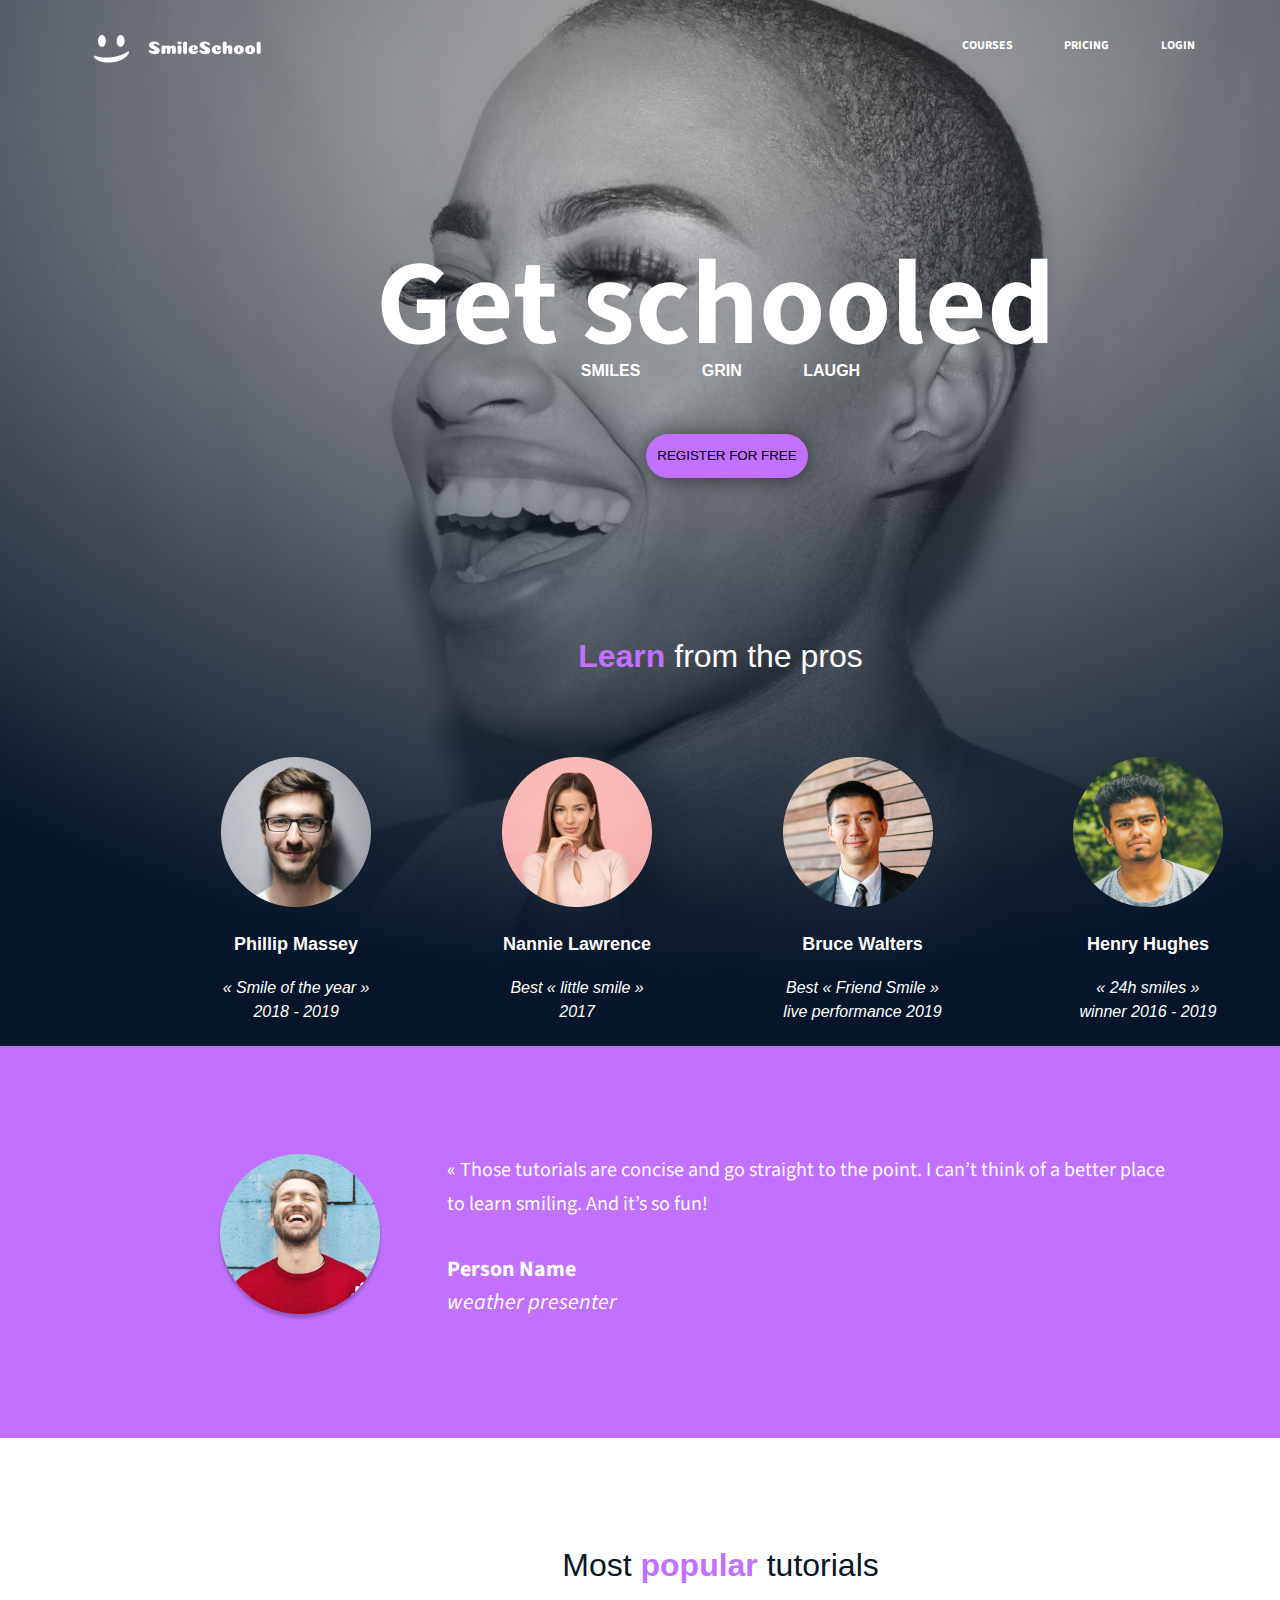
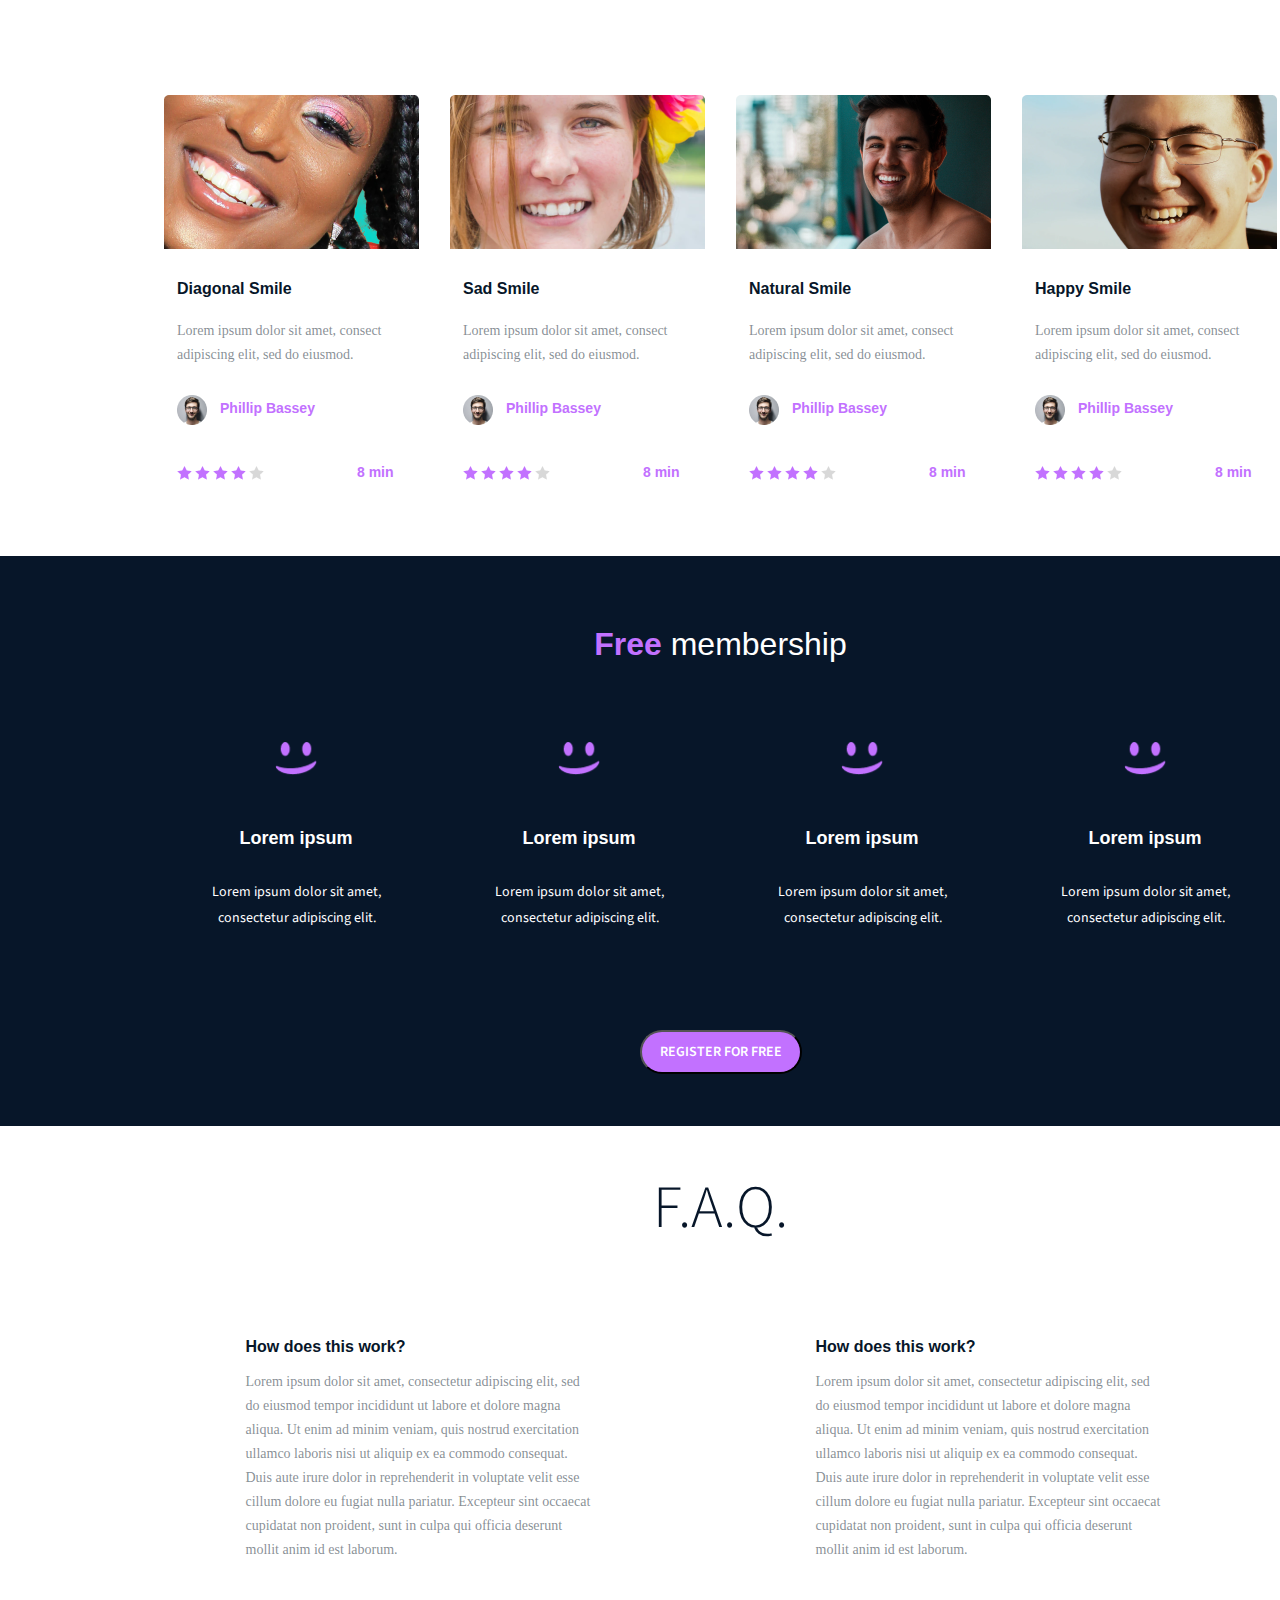
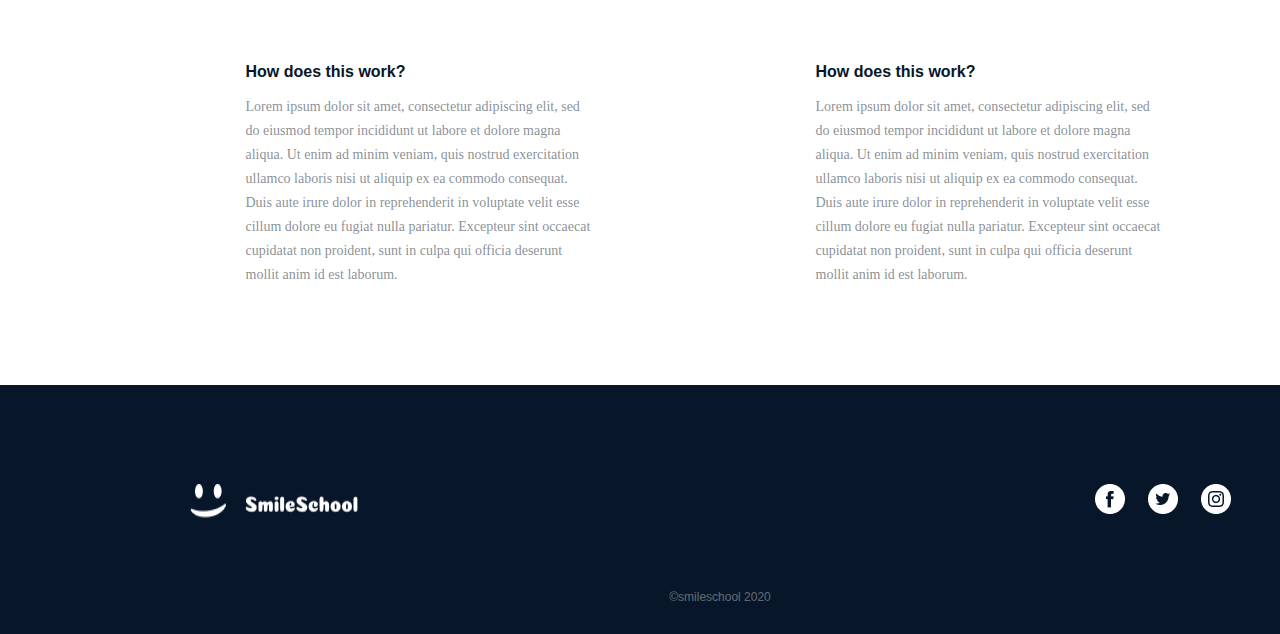
<file: index.html>
<!DOCTYPE html>
<html lang="en">
<head>
    <meta charset="UTF-8">
    <meta name="viewport" content="width=device-width, initial-scale=1.0">
    <title>School Page by Abiodun Kumuyi ©2023</title>
    <link rel="stylesheet" href="styles.css">
    <link rel="preconnect" href="https://fonts.googleapis.com">
    <link rel="preconnect" href="https://fonts.googleapis.com">
    <link rel="preconnect" href="https://fonts.gstatic.com" crossorigin>
    <link rel="preconnect" href="https://fonts.googleapis.com">
    <link rel="preconnect" href="https://fonts.gstatic.com" crossorigin> <link href="https://fonts.googleapis.com/css2?family=Poppins:wght@400;500;600;700&family=Source+Sans+3:wght@200;300;500;700&display=swap" rel="stylesheet">
</head>
<body>
    <header class="header">
        <div class="logo">
            <a class="logo1" href="#"><img src="images/logo.png" alt="Logo"></a>
        
            <div class="nav-links">
                <a href="#">COURSES</a>
                <a href="#">PRICING</a>
                <a href="#">LOGIN</a>
            </div>
        </div>
    </header>

    <main class="main">

        <section class="section1">

            <div class="get-schooled">
                <h1>Get schooled</h1>
                <p><span class="smiles">SMILES</span> <span class="grin">GRIN</span>	<span class="laugh">LAUGH</span></p>
                <button class="button1">REGISTER FOR FREE</button>
            </div>

            <div class="features-block">
                <h2 class="pros"><span>Learn</span> from the pros</h2>

                <div class="feature">
                
                    <div class="pro1">
                        <img src="images\pro_1.png" alt="Phillip Massey">
                        <h3>Phillip Massey</h3>
                        <p>« Smile of the year » 2018 - 2019</p>
                    </div>
                    
                    <div class="pro2">
                        <img src="images\pro_2.png" alt="Nannie Lawrence">
                        <h3>Nannie Lawrence</h3>
                        
                        <p>Best « little smile » 2017</p>
                    </div>
                    
                    <div class="pro3">
                        <img src="images\pro_3.png" alt="Bruce Walters">
                        
                        <h3>Bruce Walters</h3>
                        <p>Best « Friend Smile » live performance 2019</p>
                    </div>
                    
                    <div class="pro4">
                        <img src="images\pro_4.png" alt="Henry Hughes">
                        <h3>Henry Hughes</h3>
                        <p>« 24h smiles » winner 2016 - 2019</p>
                    </div>
                </div>
            </div>
        </section>
        
        <section class="quote-section">
            
            <div id="quote-block">
                <img src="images\avatar.png" alt="Joe Williams">
                
                <div class="quote-content">
                    <blockquote class="quote-txt">« Those tutorials are concise and go straight to the point. I can’t think of a better place to learn smiling. And it’s so fun!</blockquote>
                    <p class="quote-name">Person Name</p>
                    <p class="quote-title">weather presenter</p>
                </div>
            </div>
        </section>
        
        <section class="videos">
            <h1>Most <span>popular</span> tutorials</h1>
            
            <div class="video-list">
                
                <div class="video-item">
                    <img class="img1" src="images\preview1.png" alt="Preview">
                    <h2>Diagonal Smile</h2>
                    <p>Lorem ipsum dolor sit amet, consect adipiscing elit, sed do eiusmod.</p>
                    
                    <div class="author">
                        <img src="images\avatar2.png" alt="Phillip Bassey">
                        <h3>Phillip Bassey</h3>
                    </div>
                    <div class="rating">
                        <div class="stars">
                            <img src="images\Star_4.png" alt="Star 1">
                            <img src="images\Star_4.png" alt="Star 2">
                            <img src="images\Star_4.png" alt="Star 3">
                            <img src="images\Star_4.png" alt="Star 4">
                            <img src="images\Star_5.png" alt="Star 5">
                        </div>
                        <p>8 min</p>
                    </div>
                </div>

                <!-- Video Item 2 -->
                <div class="video-item">
		            <img class="img1" src="images\preview2.png" alt="Preview">
                    <h2>Sad Smile</h2>
                    <p>Lorem ipsum dolor sit amet, consect adipiscing elit, sed do eiusmod.</p>
                    <div class="author">
                        <img src="images\avatar2.png" alt="Phillip Bassey">
                        <h3>Phillip Bassey</h3>
                    </div>
                    <div class="rating">
                        <div class="stars">
                            <img src="images\Star_4.png" alt="Star 1">
                            <img src="images\Star_4.png" alt="Star 2">
                            <img src="images\Star_4.png" alt="Star 3">
                            <img src="images\Star_4.png" alt="Star 4">
                            <img src="images\Star_5.png" alt="Star 5">
                        </div>
                        <p>8 min</p>
                    </div>

                </div>

                <!-- Video Item 3 -->
                <div class="video-item">
                    <img class="img1" src="images\preview3.png" alt="Preview">
                    <h2>Natural Smile</h2>
                    <p>Lorem ipsum dolor sit amet, consect adipiscing elit, sed do eiusmod.</p>
                    <div class="author">
                        <img src="images\avatar2.png" alt="Phillip Bassey">
                        <h3>Phillip Bassey</h3>
                    </div>
                    <div class="rating">
                        <div class="stars">
                            <img src="images\Star_4.png" alt="Star 1">
                            <img src="images\Star_4.png" alt="Star 2">
                            <img src="images\Star_4.png" alt="Star 3">
                            <img src="images\Star_4.png" alt="Star 4">
                            <img src="images\Star_5.png" alt="Star 5">
                        </div>
                        <p>8 min</p>
                    </div>

                </div>

                <!-- Video Item 4 -->
                <div class="video-item">
                    <img class="img1" src="images\preview4.png" alt="Preview">
                    <h2>Happy Smile</h2>
                    <p>Lorem ipsum dolor sit amet, consect adipiscing elit, sed do eiusmod.</p>
                    <div class="author">
                        <img src="images\avatar2.png" alt="Phillip Bassey">
                        <h3>Phillip Bassey</h3>
                    </div>
                    <div class="rating">
                        <div class="stars">
                            <img src="images\Star_4.png" alt="Star 1">
                            <img src="images\Star_4.png" alt="Star 2">
                            <img src="images\Star_4.png" alt="Star 3">
                            <img src="images\Star_4.png" alt="Star 4">
                            <img src="images\Star_5.png" alt="Star 5">
                        </div>
                        <p>8 min</p>
                    </div>

                </div>
            </div>
        </section>
        
        <section class="Free">
            <h1><span>Free</span> membership</h1>
            
            <div class="membership-items">
                <!-- Membership item 1 -->
                <div class="membership-item">
                    <img src="images\smile.png" alt="Smile Icon">
                    <h2>Lorem ipsum</h2>
                    <p>Lorem ipsum dolor sit amet, consectetur adipiscing elit.</p>
                </div>

                <!-- Membership item 2 -->
                <div class="membership-item">
                    <img src="images\smile.png" alt="Smile Icon">
                    <h2>Lorem ipsum</h2>
                    <p>Lorem ipsum dolor sit amet, consectetur adipiscing elit.</p>

                </div>

                <!-- Membership item 3 -->
                <div class="membership-item">
                    <img src="images\smile.png" alt="Smile Icon">
                    <h2>Lorem ipsum</h2>
                    <p>Lorem ipsum dolor sit amet, consectetur adipiscing elit.</p>

                </div>

                <!-- Membership item 4 -->
                <div class="membership-item">
                    <img src="images\smile.png" alt="Smile Icon">
                    <h2>Lorem ipsum</h2>
                    <p>Lorem ipsum dolor sit amet, consectetur adipiscing elit.</p>

                </div>
            </div>
            
            <button class="button2"> REGISTER FOR FREE</button>
        
        </section>
        
        <section class="FAQ">
            <!-- FAQ Section -->
            <h1>F.A.Q.</h1>
            <div class="faq-content">
                <!-- First Row of FAQ -->
                <div class="row-block">
                    <div class="item">
                        <h2>How does this work?</h2>
                        <p>Lorem ipsum dolor sit amet, consectetur adipiscing elit, sed do eiusmod tempor incididunt ut labore et dolore magna aliqua. Ut enim ad minim veniam, quis nostrud exercitation ullamco laboris nisi ut aliquip ex ea commodo consequat. Duis aute irure dolor in reprehenderit in voluptate velit esse cillum dolore eu fugiat nulla pariatur. Excepteur sint occaecat cupidatat non proident, sunt in culpa qui officia deserunt mollit anim id est laborum.</p>
                    </div>
                    <div class="item">
                        <h2>How does this work?</h2>
                        <p>Lorem ipsum dolor sit amet, consectetur adipiscing elit, sed do eiusmod tempor incididunt ut labore et dolore magna aliqua. Ut enim ad minim veniam, quis nostrud exercitation ullamco laboris nisi ut aliquip ex ea commodo consequat. Duis aute irure dolor in reprehenderit in voluptate velit esse cillum dolore eu fugiat nulla pariatur. Excepteur sint occaecat cupidatat non proident, sunt in culpa qui officia deserunt mollit anim id est laborum.</p>
	
                    </div>
                </div>
                <!-- Second Row of FAQ -->
                <div class="row-block">
                    <div class="item">
                        <h2>How does this work?</h2>
                        <p>Lorem ipsum dolor sit amet, consectetur adipiscing elit, sed do eiusmod tempor incididunt ut labore et dolore magna aliqua. Ut enim ad minim veniam, quis nostrud exercitation ullamco laboris nisi ut aliquip ex ea commodo consequat. Duis aute irure dolor in reprehenderit in voluptate velit esse cillum dolore eu fugiat nulla pariatur. Excepteur sint occaecat cupidatat non proident, sunt in culpa qui officia deserunt mollit anim id est laborum.</p>
                    </div>
                    <div class="item">
                        <h2>How does this work?</h2>
                        <p>Lorem ipsum dolor sit amet, consectetur adipiscing elit, sed do eiusmod tempor incididunt ut labore et dolore magna aliqua. Ut enim ad minim veniam, quis nostrud exercitation ullamco laboris nisi ut aliquip ex ea commodo consequat. Duis aute irure dolor in reprehenderit in voluptate velit esse cillum dolore eu fugiat nulla pariatur. Excepteur sint occaecat cupidatat non proident, sunt in culpa qui officia deserunt mollit anim id est laborum.</p>
                    </div>
                </div>
            </div>
        </section>



    </main>

    <footer class="footer">
        <div class="global-block">
            <div class="footer-block">
                <!-- Image -->
                <img class="footer-img" src="images/foot_logo.png" alt="Footer Logo">
		        <!-- Block with Images -->
                <div class="footer-links">
                    <!-- Images with Links -->
                    <a href="#"><img src="images/facebook.png" alt="Facebook"></a>
                    <a href="#"><img src="images/twitter.png" alt="Twitter"></a>
                    <a href="#"><img src="images/instagram.png" alt="Instagram"></a>
                    
                </div>
            </div>
            
            <p>&copy;smileschool 2020</p>
        </div>
    </footer>


</body>
</html>
</file>
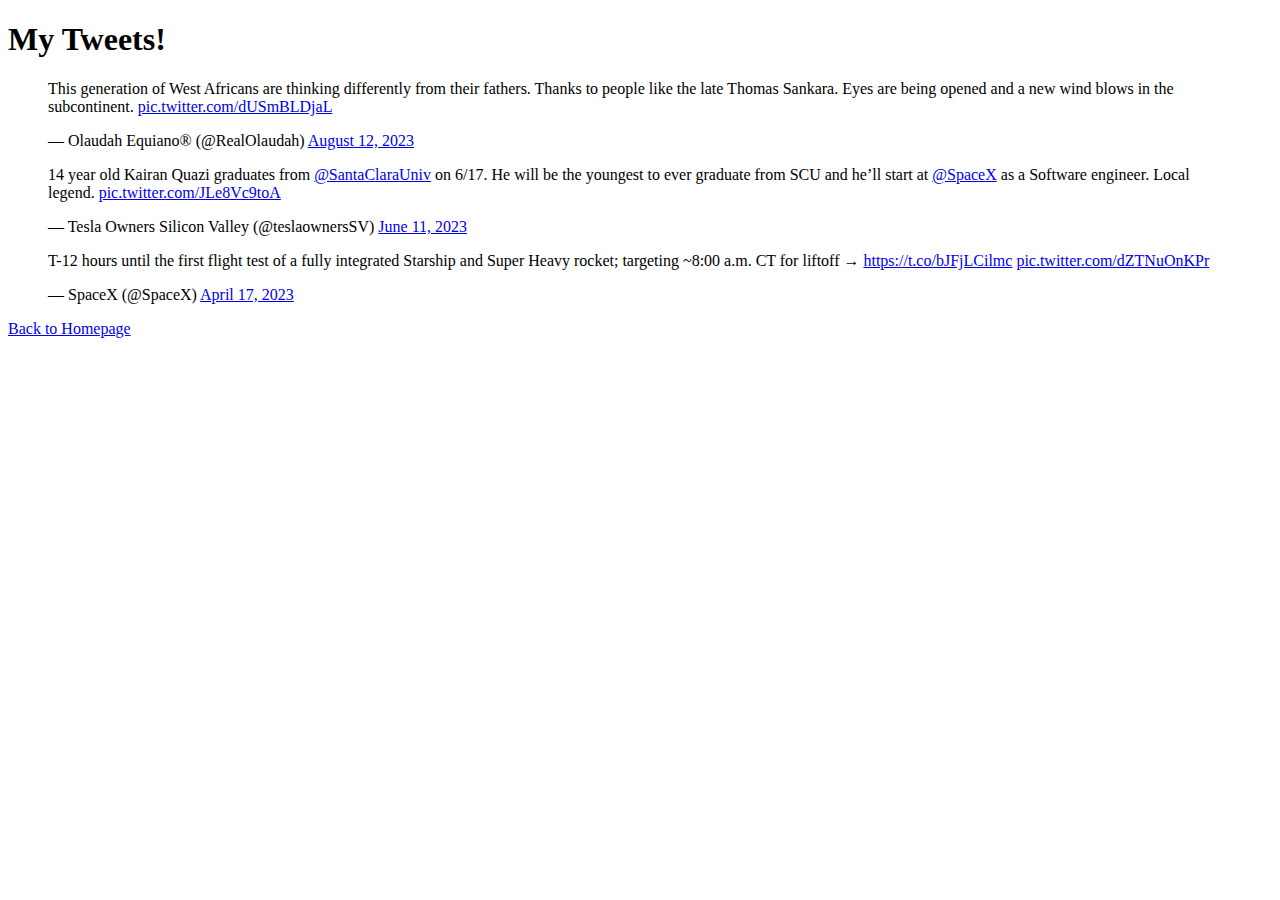
<file: css_basic/tweets.html>
<!DOCTYPE html>
<html lang="en">
  <head>
    <meta charset="utf-8">
    <title>My Tweets!</title>
  </head>
  <body>
    <h1>My Tweets!</h1>
	
	<blockquote class="twitter-tweet"><p lang="en" dir="ltr">This generation of West Africans are thinking differently from their fathers. Thanks to people like the late Thomas Sankara. Eyes are being opened and a new wind blows in the subcontinent. <a href="https://t.co/dUSmBLDjaL">pic.twitter.com/dUSmBLDjaL</a></p>&mdash; Olaudah Equiano® (@RealOlaudah) <a href="https://twitter.com/RealOlaudah/status/1690265897192108032?ref_src=twsrc%5Etfw">August 12, 2023</a></blockquote>
	
	
	<blockquote class="twitter-tweet"><p lang="en" dir="ltr">14 year old Kairan Quazi graduates from <a href="https://twitter.com/SantaClaraUniv?ref_src=twsrc%5Etfw">@SantaClaraUniv</a> on 6/17. He will be the youngest to ever graduate from SCU and he’ll start at <a href="https://twitter.com/SpaceX?ref_src=twsrc%5Etfw">@SpaceX</a> as a Software engineer. Local legend. <a href="https://t.co/JLe8Vc9toA">pic.twitter.com/JLe8Vc9toA</a></p>&mdash; Tesla Owners Silicon Valley (@teslaownersSV) <a href="https://twitter.com/teslaownersSV/status/1667736039715385344?ref_src=twsrc%5Etfw">June 11, 2023</a></blockquote>
	
	<script async src="https://platform.twitter.com/widgets.js" charset="utf-8"></script>
	
	
	<blockquote class="twitter-tweet"><p lang="en" dir="ltr">T-12 hours until the first flight test of a fully integrated Starship and Super Heavy rocket; targeting ~8:00 a.m. CT for liftoff → <a href="https://t.co/bJFjLCilmc">https://t.co/bJFjLCilmc</a> <a href="https://t.co/dZTNuOnKPr">pic.twitter.com/dZTNuOnKPr</a></p>&mdash; SpaceX (@SpaceX) <a href="https://twitter.com/SpaceX/status/1647767704177192961?ref_src=twsrc%5Etfw">April 17, 2023</a></blockquote>
	
    <p><a href="index.html">Back to Homepage</a></p>
  </body>
</html>
</file>
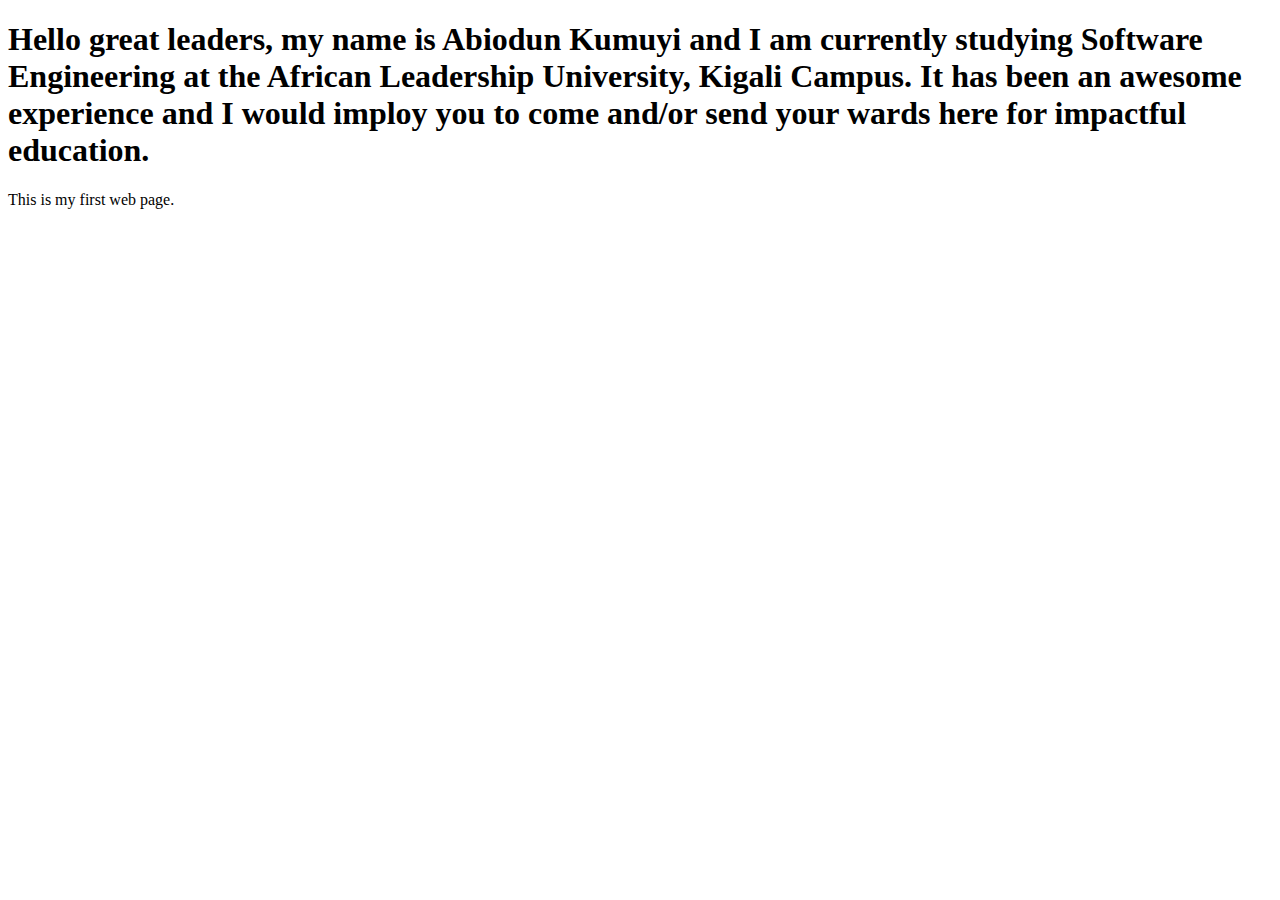
<file: html_basic/base_index.html>
<!DOCTYPE html>
<html lang="en">
  <head>
    <meta charset="utf-8">
    <title>Kumuyi Abiodun Israel</title>
  </head>
  <body>
    <h1>Hello great leaders, my name is Abiodun Kumuyi and I am currently studying Software Engineering at the African Leadership University, Kigali Campus. It has been an awesome experience and I would imploy you to come and/or send your wards here for impactful education.</h1>
    <p>This is my first web page.</p>
  </body>
</html>
</file>
<file: styles.css>
body {
    display: flex;
    flex-direction: column;
    background-image: url("images/background.png");
    background-repeat: no-repeat;
	font-family: 'Source Sans 3', sans-serif;
	padding: 0;
	margin: 0;
}

.header {
	display: flex;
	flex-direction: row;
	justify-content: center;
	align-items: flex-start;
}

.logo {
	display: flex;
	flex-direction: row;
	justify-content: center;
	align-items: flex-start;
	box-sizing: border-box;
	width: 1103.408px;
	height: 29.461px;
	flex-shrink: 0;
	gap: 702.39px;
	margin: 35px 165px 0px 173px;
}

.logo1 {
	width: 167.016px;
	height: 29.461px;
	flex-shrink: 0;
}

.nav-links {
	display: inline-flex;
	height: 15px;
	justify-content: center;
	align-items: flex-start;
	gap: 52px;
	flex-shrink: 0;
	box-sizing: border-box;
	margin: 1.98px 0px 12.5px 0px;
	max-width: 234px;
	max-height: 15px;
}

.nav-links a {
	text-decoration: none;
	color: #FFFFFF;
	font-size: 12px;
	font-style: normal;
	font-weight: 700;
	line-height: normal;
	max-width: 50px;
	max-height: 15px;
}

.main {
	display: flex;
	flex-direction: column;
	padding: auto;
	margin: auto;
}

.section1 {
	display: flex;
	flex-direction: column;
	justify-content: center;
	align-items: center;	
}

.get-schooled {
	display: block;
	justify-content: center;
	align-items: center;
}

.get-schooled h1 {
	color: #FFF;
	text-align: center;
	font-size: 120px;
	font-style: normal;
	font-weight: 670;
	line-height: normal;
	font-family: 'Source Sans 3', sans-serif;
	margin: 155.52px 383.18px -45px 373.08px;
}

.smiles {
	color: #FFF;
	text-align: center;
	font-size: 16px;
	font-style: normal;
	font-weight: 700;
	line-height: normal;
	word-spacing: 57px;
	margin-top: 10px;
}

.grin {
	color: #FFF;
	text-align: center;
	font-size: 16px;
	font-style: normal;
	font-weight: 700;
	line-height: normal;
	word-spacing: 57px;
	margin-top: 10px;
}

.laugh {
	color: #FFF;
	text-align: center;
	font-size: 16px;
	font-style: normal;
	font-weight: 700;
	line-height: normal;
	word-spacing: 57px;
	margin-top: 10px;
}

.button1 {
    display: inline-block;
    justify-content: space-between;
    align-items: center;
    margin-left: 643.08px;
    border: 1px solid #c271ff;
    border-radius: 22px;
    background: #C271FF;
    box-shadow: 0px 2px 20px 0px rgba(0, 0, 0, 0.50);
    width: 162px;
    height: 44px;
    cursor: pointer;
    margin-top: 38px;
	margin-bottom: 181px;
}

.get-schooled p {
	word-spacing: 57px;
	color: #FFF;
	text-align: center;
	font-family: 'Source Sans Pro', sans-serif;
	font-size: 16px;
	font-style: normal;
	font-weight: 700;
	line-height: normal;
}

span {
	color: #C271FF;
	text-align: center;
	font-family: 'Source Sans Pro', sans-serif;
	font-size: 32px;
	font-style: normal;
	font-weight: 700;
	line-height: normal;
}

.features-block {
	display: flex;
	flex-direction: column;
	margin-top: -48px;
	padding: auto;
}

.features-block h2 {
	color: #FFF;
	font-family: 'Source Sans Pro', sans-serif;
	font-size: 32px;
	font-style: normal;
	font-weight: 300;
	line-height: normal;
	text-align: center;
	padding-bottom: 56px;
}

.feature {
	display: flex;
	flex-direction: row;
	justify-content: space-between;
	align-items: flex-start;
	gap: 131px;
	margin: 0px 218.08px 6px 221.08px;
}

.pro1 img {
	width: 150px;
	height: 150px;
	flex-shrink: 0;
}

.pro2 img {
	width: 150px;
	height: 150px;
	flex-shrink: 0;
}

.pro3 img {
	width: 150px;
	height: 150px;
	flex-shrink: 0;
}

.pro4 img {
	width: 150px;
	height: 150px;
	flex-shrink: 0;
}

.pro1 h3{
	color: #FFF;
	text-align: center;
	font-family: 'Source Sans Pro', sans-serif;
	font-size: 18px;
	font-style: normal;
	font-weight: 900;
	line-height: 27px; /* 150% */
}

.pro2 h3 {
	color: #FFF;
	text-align: center;
	font-family: 'Source Sans Pro', sans-serif;
	font-size: 18px;
	font-style: normal;
	font-weight: 900;
	line-height: 27px; /* 150% */
}

.pro2 h3 {
	color: #FFF;
	text-align: center;
	font-family: 'Source Sans Pro', sans-serif;
	font-size: 18px;
	font-style: normal;
	font-weight: 900;
	line-height: 27px; /* 150% */
}

.pro3 h3 {
	color: #FFF;
	text-align: center;
	font-family: 'Source Sans Pro', sans-serif;
	font-size: 18px;
	font-style: normal;
	font-weight: 900;
	line-height: 27px; /* 150% */
}

.pro4 h3 {
	color: #FFF;
	text-align: center;
	font-family: 'Source Sans Pro', sans-serif;
	font-size: 18px;
	font-style: normal;
	font-weight: 900;
	line-height: 27px; /* 150% */
}

.pro1 p {
	color: #FFF;
	text-align: center;
	font-family: 'Source Sans Pro', sans-serif;
	font-size: 16px;
	font-style: italic;
	font-weight: 400;
	line-height: 24px; /* 150% */
}

.pro2 p {
	color: #FFF;
	text-align: center;
	font-family: 'Source Sans Pro', sans-serif;
	font-size: 16px;
	font-style: italic;
	font-weight: 400;
	line-height: 24px; /* 150% */
}

.pro3 p {
	color: #FFF;
	text-align: center;
	font-family: 'Source Sans Pro', sans-serif;
	font-size: 16px;
	font-style: italic;
	font-weight: 400;
	line-height: 24px; /* 150% */
}

.pro4 p {
	color: #FFF;
	text-align: center;
	font-family: 'Source Sans Pro', sans-serif;
	font-size: 16px;
	font-style: italic;
	font-weight: 400;
	line-height: 24px; /* 150% */
}

.pros {
	color: #FFF;
	font-family: 'Source Sans Pro', sans-serif;
	font-size: 32px;
	font-style: normal;
	font-weight: 300;
	line-height: normal;
}

.quote-section {
	display: flex;
	background-color: #C271FF;
	padding: 0;
	justify-content: center;
	width: auto;
	height: 392px;
}

#quote-block {
	display: flex;
	width: 943px;
	height: 160px;
	padding-top: 0;
	flex-direction: row;
	align-items: flex-start;
	gap: 53px;
	color: #FFFFFF;
	padding: 108px 237px 124px 260px;
}

.quote-content {
	display: flex;
	width: 730px;
	height: 158px;
	padding-top: 0px 0px;
	flex-direction: column;
	align-items: flex-start;
	gap: 22px;
	margin-left: -30px;
}

.quote-name {
	color: #FFF;
	font-size: 22px;
	font-style: normal;
	font-weight: 700;
	line-height: 33.6px;
	padding-left: 40px;
	margin-top: -10px;
}

.quote-title {
	color: #FFFFFF;
	font-size: 22px;
	font-style: italic;
	font-weight: 400;
	line-height: 33.6px;
	margin-top: -45px;
	padding-left: 40px;
}

.quote-txt {
	color: #FFF;
	width: 730px;
	font-size: 20px;
	font-style: normal;
	font-weight: 400;
	line-height: 33.6px; /* 152.727% */
	margin-top: 0;
}

#quote-block img {
	margin-left: -45px;
}

.videos {
	display: flex;
	flex-direction: column;
	justify-content: center;
	margin: 87px 106px 87px 106px;
}

.videos h1 {
	color: #071629;
	text-align: center;
	font-family: 'Source Sans Pro', sans-serif;
	font-size: 32px;
	font-style: normal;
	font-weight: 300;
	line-height: normal;
	margin-bottom: 75px;
}

.video-list {
	display: flex;
	flex-direction: row;
	justify-content: center;
	align-items: center;
	margin: 75px 58px 0px 58px;
	gap: 31px;
}

.video-item {
	display: flex;
	flex-direction: column;
	justify-content: center;
	width: 255px;
	height: 335px;
	flex-shrink: 0;
}

.img1{
	width: 255px;
	height: 154px;
	flex-shrink: 0;
}

.video-item h2 {
	color: #071629;
	font-family: 'Source Sans Pro', sans-serif;
	font-size: 16px;
	font-style: normal;
	font-weight: 700;
	line-height: normal;
	padding-left: 13px;
	padding-top: 18px;
}

.video-item p {
	color: rgba(7, 22, 41, 0.50);
	font-family: 'Source Sans Pro';
	font-size: 14px;
	font-style: normal;
	font-weight: 400;
	line-height: 24px; /* 171.429% */
	padding-left: 13px;
	margin-top: 7.6px;
}

.author {
	display: flex;
	flex-direction: row;
	justify-content: flex-start;
	align-items: center;
	gap: 13px;
}

.author img {
	width: 30px;
	height: 30px;
	flex-shrink: 0;
	padding-left: 13px;
	padding-bottom: 13.4px;
}

.author h3 {
	color: #C271FF;
	font-family: 'Source Sans Pro', sans-serif;
	font-size: 14px;
	font-style: normal;
	font-weight: 600;
	line-height: 27px; /* 192.857% */
	padding-bottom: 15.4px;
}

.rating {
	display: flex;
	flex-direction: row;
	justify-content: flex-start;
	align-items: center;
	gap: 60px;
}

.stars {
	width: 107px;
	height: 15px;
	flex-shrink: 0;
	padding-left: 13px;
	padding-bottom: 15px;
}

.rating p {
	color: #C271FF;
	text-align: right;
	font-family: 'Source Sans Pro', sans-serif;
	font-size: 14px;
	font-style: normal;
	font-weight: 600;
	line-height: 27px; /* 192.857% */
	padding-bottom: 7px;
}

.Free {
	display: flex;
	flex-direction: column;
	justify-content: center;
	align-items: center;
	background-color: #071629;
}

.Free h1 {
	font-family: 'Source Sans Pro', sans-serif;
	color: #FFF;
	font-size: 32px;
	font-style: normal;
	font-weight: 300;
	line-height: normal;
	margin-top: 70px;
}

.membership-items {
	display: flex;
	flex-direction: row;
	gap: 27px;
	margin: 58px 168px 85px 168px;
}

.membership-item img {
	width: 43.666px;
	height: 35.353px;
	flex-shrink: 0;
	padding-left: 106.71px;
}

.membership-item h2 {
	color: #FFF;
	text-align: center;
	font-family: 'Source Sans Pro', sans-serif;
	font-size: 18px;
	font-style: normal;
	font-weight: 600;
	line-height: 26px; /* 144.444% */
	width: 256px;
	padding-top: 26.62px;
}

.membership-item p {
	color: #FFF;
	text-align: center;
	font-family: 'Source Sans 3', sans-serif;
	font-size: 14px;
	font-style: normal;
	font-weight: 400;
	line-height: 26px; /* 185.714% */
	padding-top: 13px;
	width: 212px;
	padding-left: 22.5px;
}

.button2 {
	width: 162px;
	height: 44px;
	flex-shrink: 0;
	border-radius: 22px;
	background: #C271FF;
	color: #FFF;
	text-align: center;
	font-family: 'Source Sans 3', sans-serif;
	font-size: 14px;
	font-style: normal;
	font-weight: 600;
	line-height: normal;
	text-wrap: nowrap;
	margin: 0px 639px 52px 639px;
}

.FAQ {
	display: flex;
	flex-direction: column;
	justify-content: center;
	align-items: center;
}

.FAQ h1 {
	color: #071629;
	text-align: center;
	font-family: 'Source Sans 3', sans-serif;
	font-size: 60px;
	font-style: normal;
	font-weight: 300;
	line-height: normal;
	margin-bottom: 74px;
}

.faq-content {
	display: flex;
	flex-direction: column;
	align-items: center;
	justify-content: center;
	gap: 74px;
	margin: 0px 271px 84px 241px;
}

.row-block {
	display: flex;
	flex-direction: row;
	justify-content: center;
	align-items: flex-start;
	gap: 220px;
}

.item h2 {
	color: #071629;
	font-family: 'Source Sans Pro', sans-serif;
	font-size: 16px;
	font-style: normal;
	font-weight: 700;
	line-height: normal;
}

.item p {
	color: rgba(7, 22, 41, 0.50);
	font-family: 'Source Sans Pro', sans sans-serif;
	font-size: 14px;
	font-style: normal;
	font-weight: 400;
	line-height: 24px; /* 171.429% */
	width: 350px;
}

.footer {
	display: flex;
	flex-direction: row;
	background: #071629;
	width: 1440px;
	height: 249px;
	flex-shrink: 0;
	justify-content: center;
}

.global-block {
	display: flex;
	flex-direction: column;
	justify-content: center;
	text-align: center;
}

.footer-block {
	display: flex;
	flex-direction: row;
	justify-content: space-between;
	gap: 736px;
	padding-top: 80px;
}

.footer-block .footer img {
	display: inline-flex;
	padding: 0.023px 0px 0.516px 0.592px;
	justify-content: center;
	align-items: center;
}

.footer-block .footer-links img {
	padding-right: 20px;
}

.global-block p {
	color: #FFF;
	font-family: 'Source Sans Pro', sans-serif;
	font-size: 12px;
	font-style: normal;
	font-weight: 400;
	line-height: normal;
	opacity: 0.3517;
	margin-top: 70px;
}
</file>
